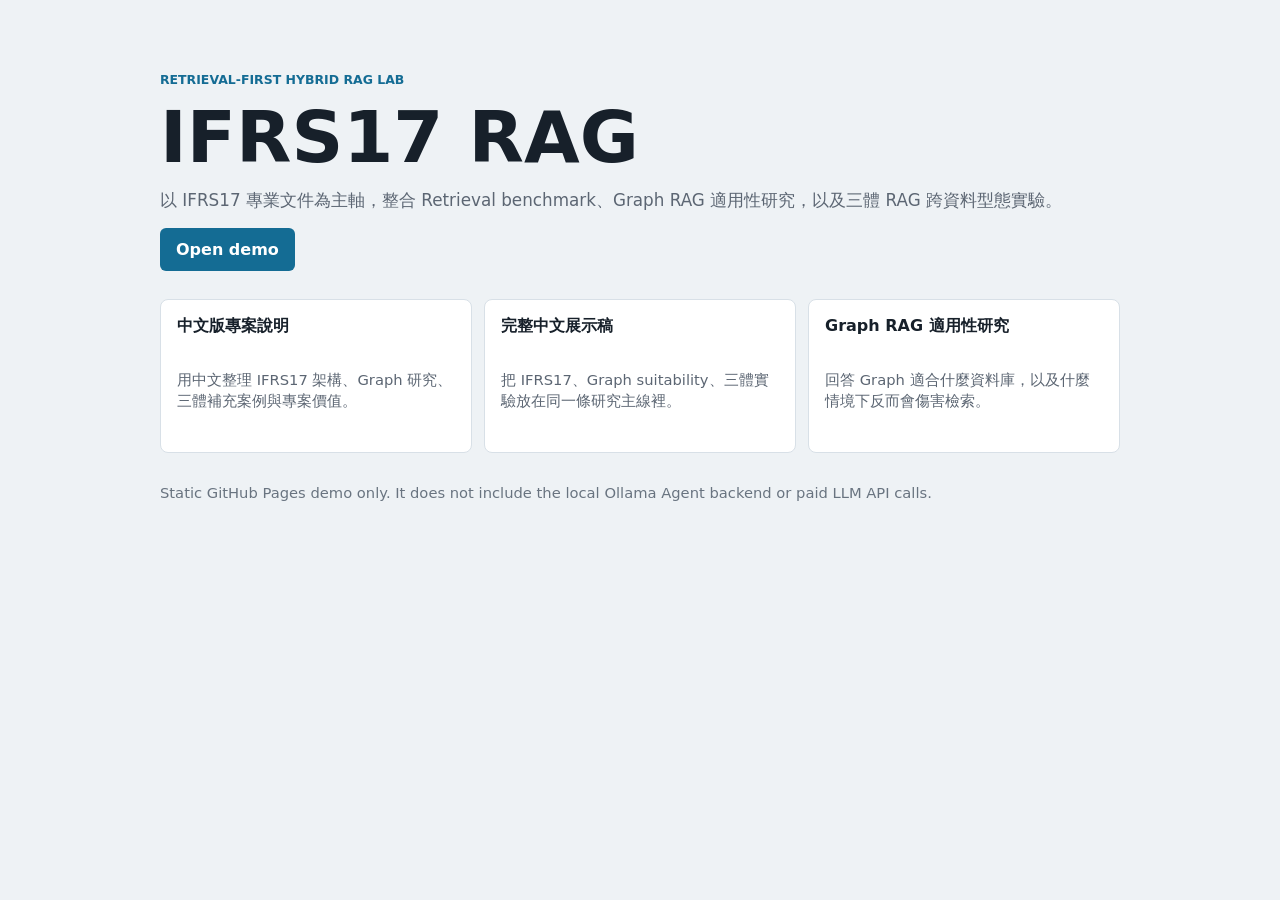
<file: docs/index.html>
<!doctype html>
<html lang="zh-Hant">
  <head>
    <meta charset="utf-8" />
    <meta name="viewport" content="width=device-width, initial-scale=1" />
    <title>IFRS17 RAG Project</title>
    <style>
      :root {
        color-scheme: light;
        font-family:
          Inter, ui-sans-serif, system-ui, -apple-system, BlinkMacSystemFont, "Segoe UI", sans-serif;
        color: #17202a;
        background: #eef2f5;
      }

      body {
        margin: 0;
      }

      main {
        display: grid;
        gap: 28px;
        width: min(960px, calc(100% - 32px));
        margin: 8vh auto;
      }

      h1 {
        margin: 0;
        font-size: clamp(2.2rem, 7vw, 4.5rem);
        line-height: 1;
      }

      p {
        margin: 0;
        color: #5c6673;
        font-size: 1.05rem;
        line-height: 1.6;
      }

      .eyebrow {
        color: #146c94;
        font-size: 0.78rem;
        font-weight: 900;
        letter-spacing: 0;
        text-transform: uppercase;
      }

      .hero {
        display: grid;
        gap: 14px;
      }

      .links {
        display: grid;
        grid-template-columns: repeat(3, minmax(0, 1fr));
        gap: 12px;
      }

      .link {
        display: grid;
        gap: 8px;
        min-height: 120px;
        border: 1px solid #d8e0e7;
        border-radius: 8px;
        padding: 16px;
        background: #fff;
        color: #17202a;
        text-decoration: none;
      }

      .link strong {
        font-size: 1rem;
      }

      .link span {
        color: #5c6673;
        font-size: 0.92rem;
        line-height: 1.45;
      }

      .primary {
        display: inline-flex;
        width: fit-content;
        border-radius: 6px;
        padding: 12px 16px;
        background: #146c94;
        color: #fff;
        font-weight: 800;
        text-decoration: none;
      }

      .note {
        color: #697480;
        font-size: 0.92rem;
      }

      @media (max-width: 760px) {
        main {
          margin: 36px auto;
        }

        .links {
          grid-template-columns: 1fr;
        }
      }
    </style>
  </head>
  <body>
    <main>
      <section class="hero">
        <div class="eyebrow">Retrieval-first Hybrid RAG Lab</div>
        <h1>IFRS17 RAG</h1>
        <p>
          以 IFRS17 專業文件為主軸，整合 Retrieval benchmark、Graph RAG
          適用性研究，以及三體 RAG 跨資料型態實驗。
        </p>
        <a class="primary" href="./ifrs17-demo/">Open demo</a>
      </section>

      <section class="links" aria-label="Project links">
        <a
          class="link"
          href="https://github.com/Ryan1998-0/IFRS17-RAG/blob/main/README.zh-TW.md"
        >
          <strong>中文版專案說明</strong>
          <span>用中文整理 IFRS17 架構、Graph 研究、三體補充案例與專案價值。</span>
        </a>
        <a class="link" href="./project_overview_zh.md">
          <strong>完整中文展示稿</strong>
          <span>把 IFRS17、Graph suitability、三體實驗放在同一條研究主線裡。</span>
        </a>
        <a class="link" href="./graph_rag_suitability_report.md">
          <strong>Graph RAG 適用性研究</strong>
          <span>回答 Graph 適合什麼資料庫，以及什麼情境下反而會傷害檢索。</span>
        </a>
      </section>

      <p class="note">
        Static GitHub Pages demo only. It does not include the local Ollama Agent backend or
        paid LLM API calls.
      </p>
    </main>
  </body>
</html>
</file>
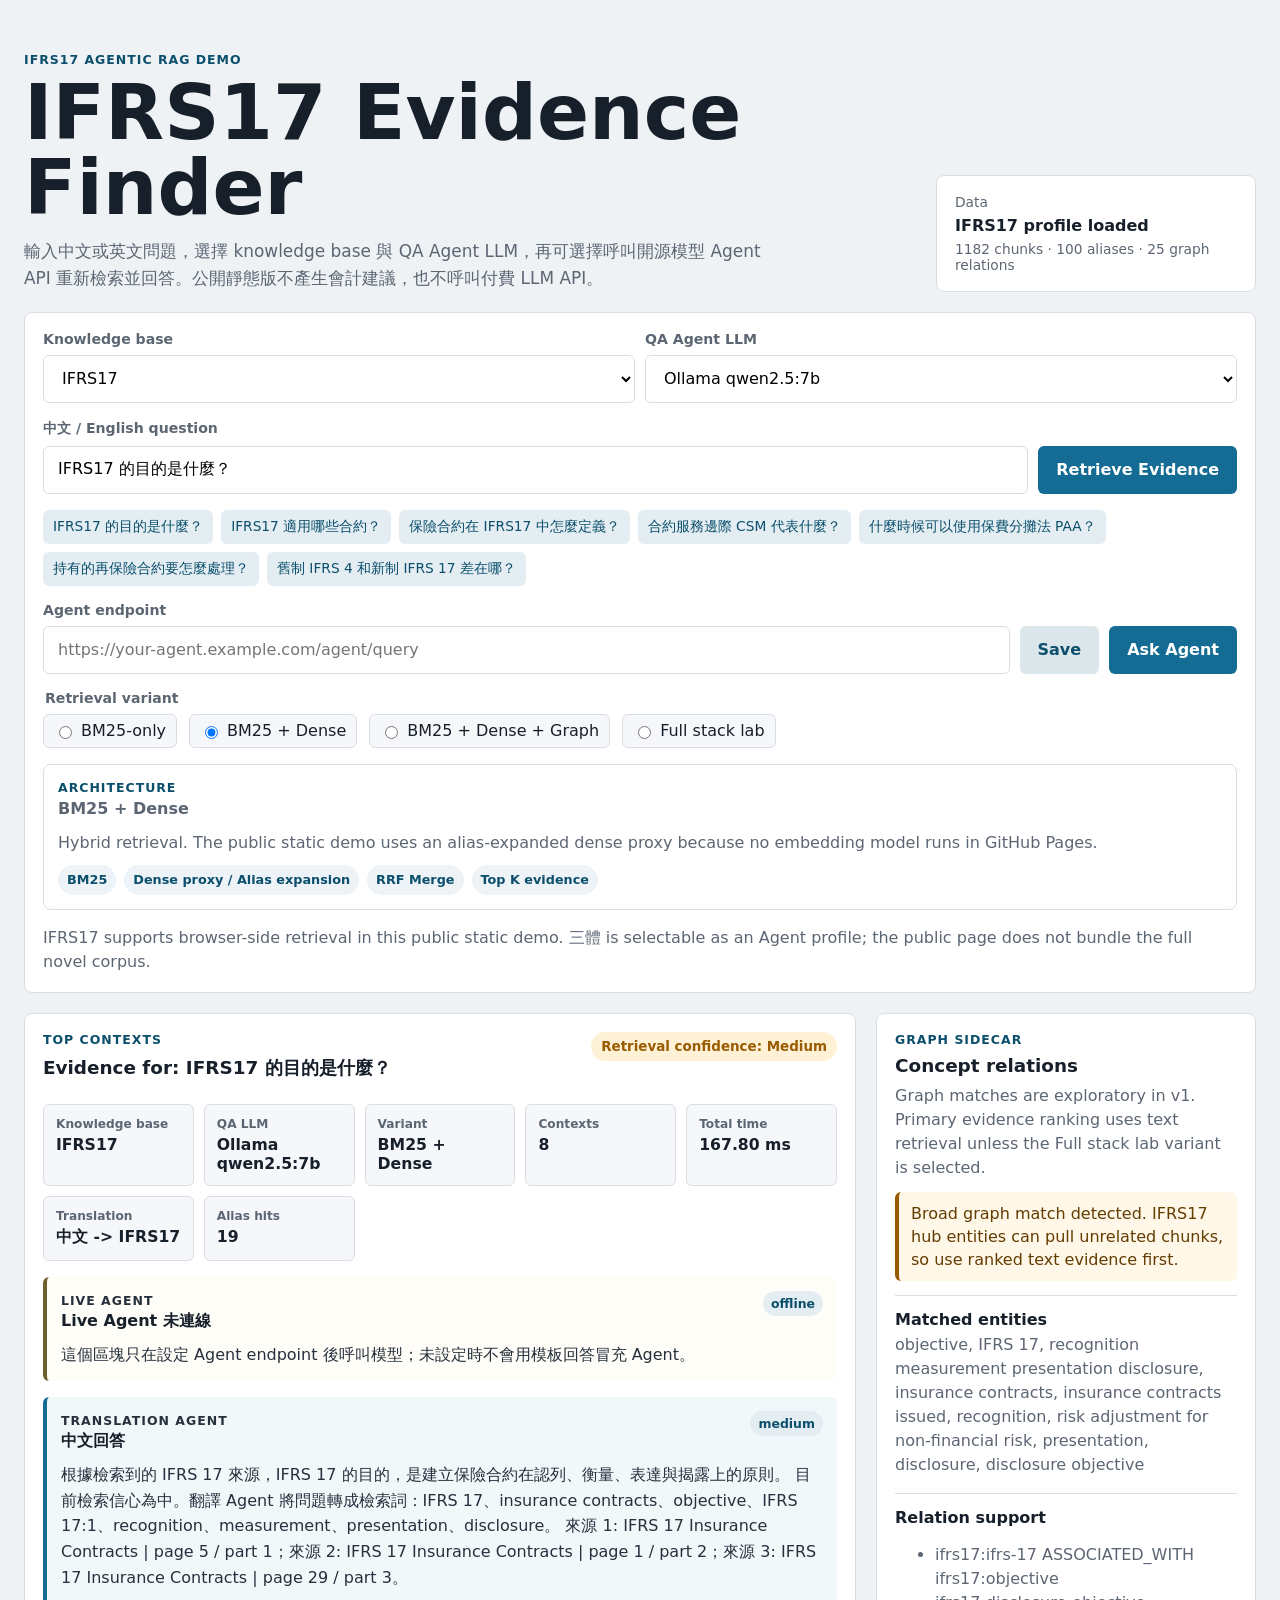
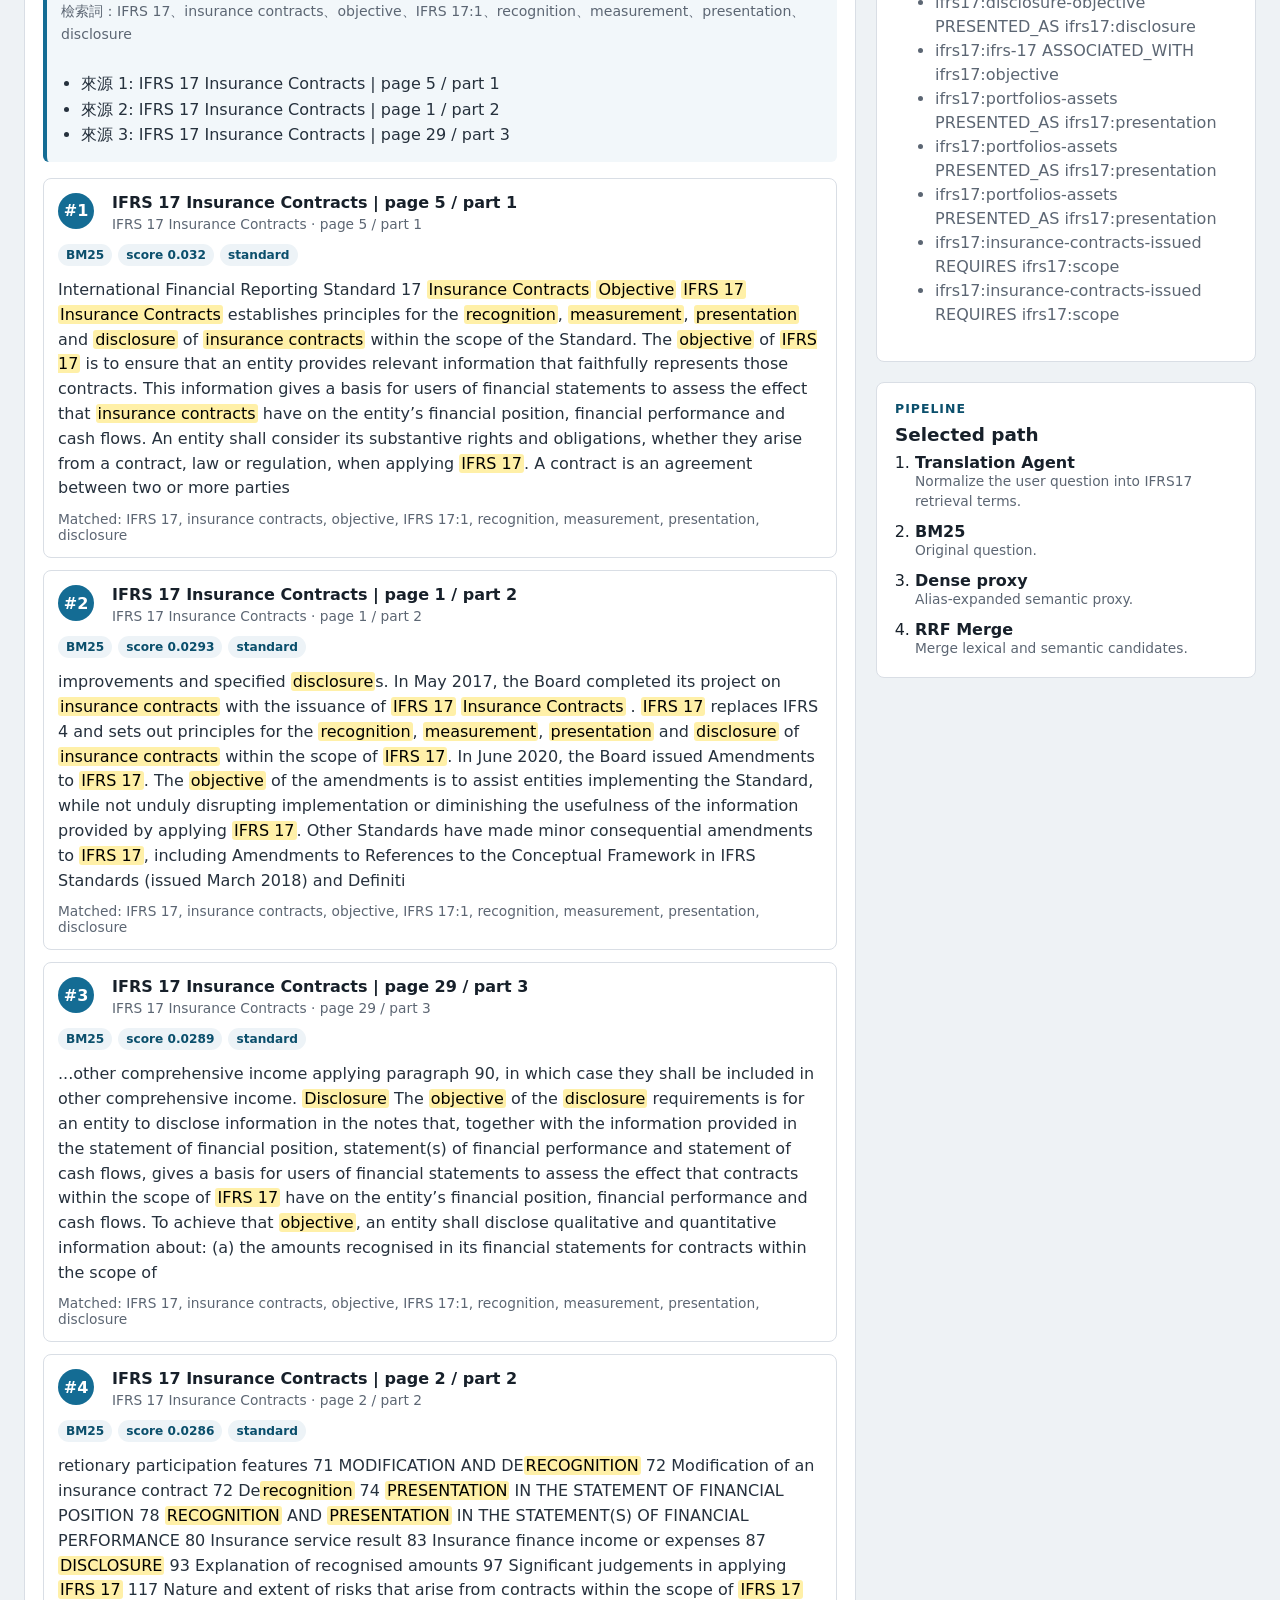
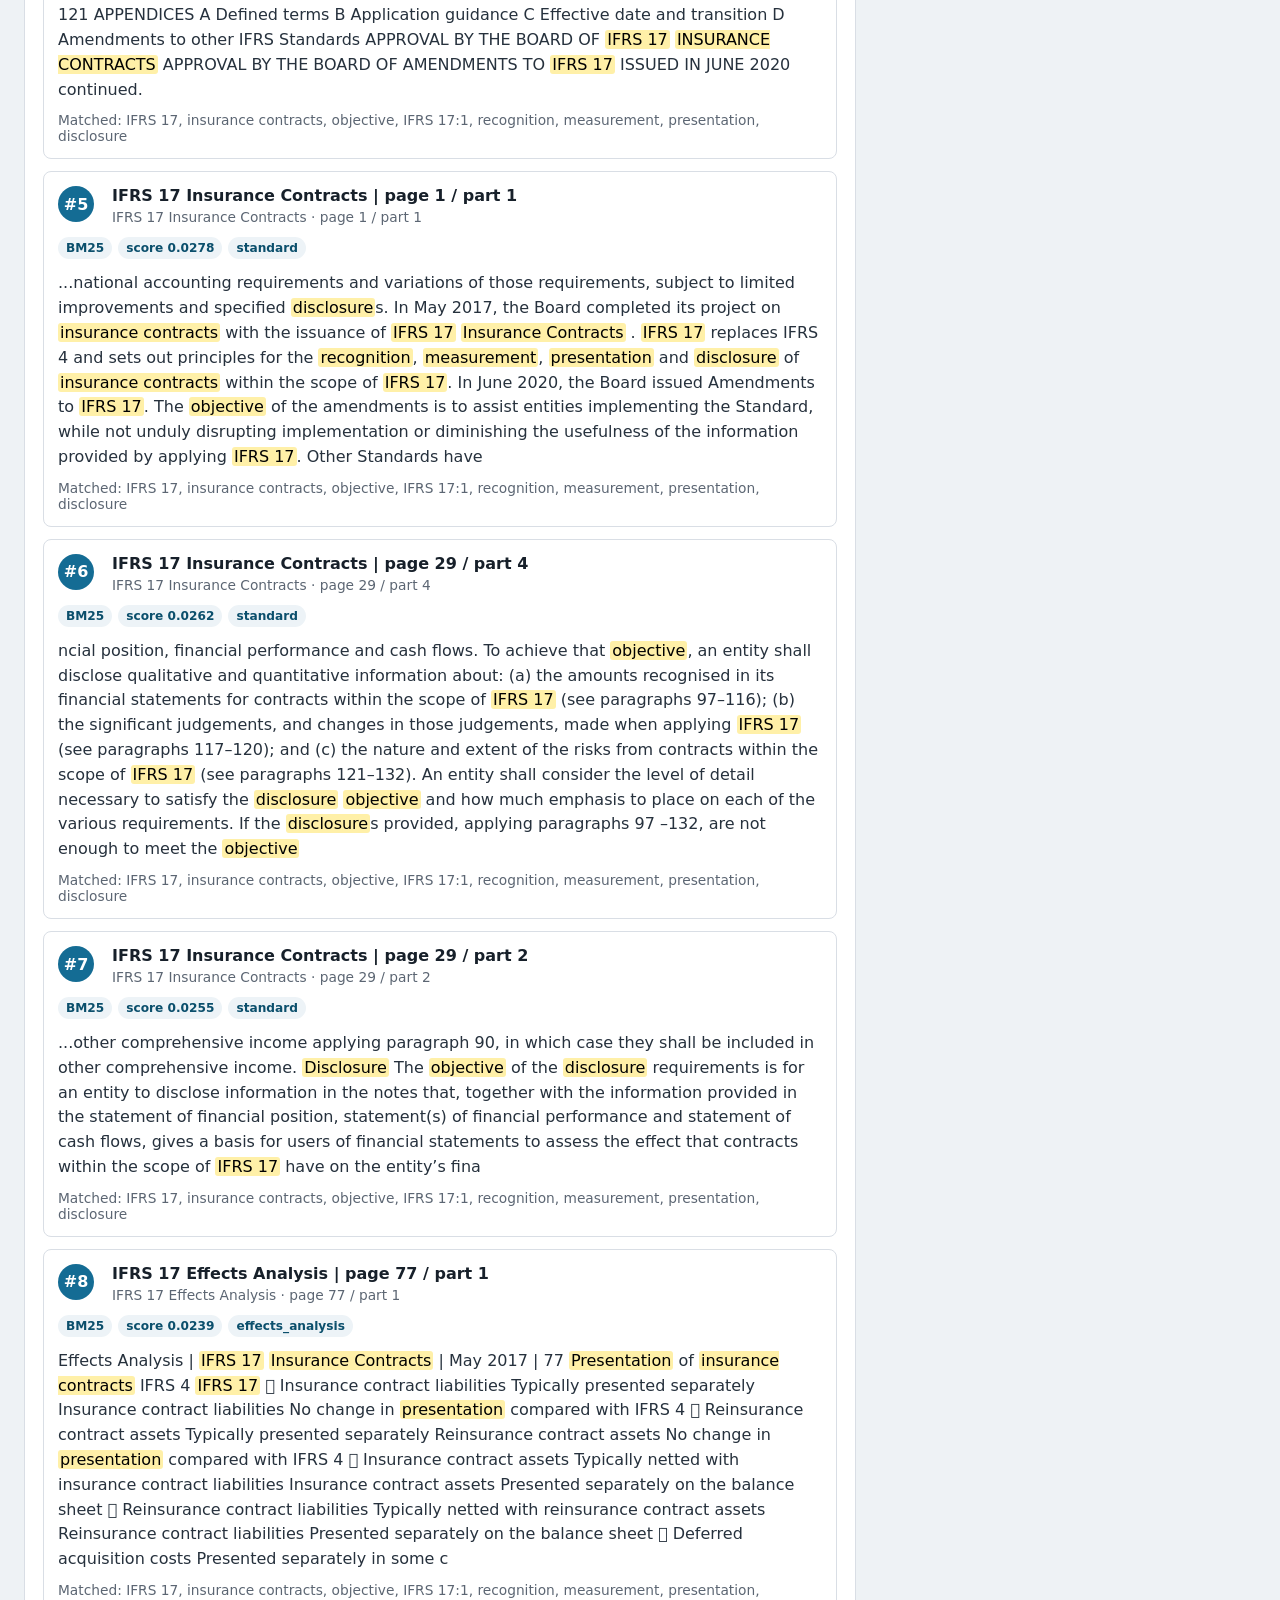
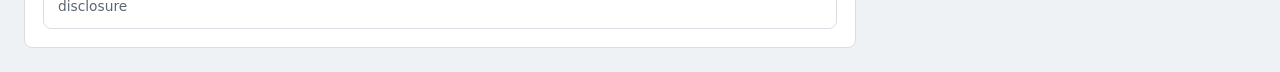
<file: docs/ifrs17-demo/index.html>
<!doctype html>
<html lang="zh-Hant">
  <head>
    <meta charset="utf-8" />
    <meta name="viewport" content="width=device-width, initial-scale=1" />
    <title>IFRS17 Agentic RAG Demo</title>
    <link rel="stylesheet" href="./assets/styles.css?v=kb-model-select-2" />
  </head>
  <body>
    <main class="shell">
      <section class="hero">
        <div>
          <p class="eyebrow">IFRS17 Agentic RAG demo</p>
          <h1>IFRS17 Evidence Finder</h1>
          <p class="lede">
            輸入中文或英文問題，選擇 knowledge base 與 QA Agent LLM，再可選擇呼叫開源模型
            Agent API 重新檢索並回答。公開靜態版不產生會計建議，也不呼叫付費 LLM API。
          </p>
        </div>
        <aside class="status-panel" aria-live="polite">
          <span class="status-label">Data</span>
          <strong id="dataStatus">Loading IFRS17 profile...</strong>
          <span id="dataMeta">Static GitHub Pages build</span>
        </aside>
      </section>

      <section class="search-panel" aria-label="IFRS17 evidence search">
        <div class="profile-controls" aria-label="Knowledge base and model controls">
          <div class="control-field">
            <label for="knowledgeBaseSelect">Knowledge base</label>
            <select id="knowledgeBaseSelect">
              <option value="ifrs17">IFRS17</option>
              <option value="three_body_trilogy">三體</option>
            </select>
          </div>
          <div class="control-field">
            <label for="qaModelSelect">QA Agent LLM</label>
            <select id="qaModelSelect">
              <option value="ollama:qwen2.5:7b">Ollama qwen2.5:7b</option>
              <option value="ollama:llama3.1:8b">Ollama llama3.1:8b</option>
              <option value="ollama:mistral:7b">Ollama mistral:7b</option>
              <option value="backend:default">Backend default</option>
            </select>
          </div>
        </div>

        <form id="searchForm" class="search-form">
          <label for="queryInput">中文 / English question</label>
          <div class="search-row">
            <input
              id="queryInput"
              name="query"
              type="search"
              autocomplete="off"
              placeholder="IFRS17 的目的是什麼？"
            />
            <button type="submit">Retrieve Evidence</button>
          </div>
        </form>

        <div class="chips" id="questionChips" aria-label="Suggested IFRS17 questions"></div>

        <div class="agent-controls" aria-label="Live Agent endpoint">
          <label for="agentEndpointInput">Agent endpoint</label>
          <div class="agent-row">
            <input
              id="agentEndpointInput"
              type="url"
              autocomplete="off"
              placeholder="https://your-agent.example.com/agent/query"
            />
            <button type="button" id="saveAgentEndpoint">Save</button>
            <button type="button" id="askAgentButton">Ask Agent</button>
          </div>
        </div>

        <fieldset class="variant-group">
          <legend>Retrieval variant</legend>
          <label><input type="radio" name="variant" value="bm25" /> BM25-only</label>
          <label><input type="radio" name="variant" value="bm25_dense" checked /> BM25 + Dense</label>
          <label><input type="radio" name="variant" value="bm25_dense_graph" /> BM25 + Dense + Graph</label>
          <label><input type="radio" name="variant" value="full" /> Full stack lab</label>
        </fieldset>
        <div class="variant-details" id="variantDetails"></div>

        <p class="note">
          IFRS17 supports browser-side retrieval in this public static demo. 三體 is selectable as
          an Agent profile; the public page does not bundle the full novel corpus.
        </p>
      </section>

      <section class="dashboard">
        <section class="results-column" aria-live="polite">
          <div class="section-title">
            <div>
              <p class="eyebrow">Top contexts</p>
              <h2 id="resultTitle">Run a search to inspect IFRS17 evidence</h2>
            </div>
            <div class="confidence" id="confidenceBadge">Idle</div>
          </div>
          <div class="metrics" id="metrics"></div>
          <div class="agent-answer-panel" id="agentAnswerPanel"></div>
          <div class="answer-panel" id="answerPanel"></div>
          <div class="comparison-panel" id="comparisonPanel" hidden></div>
          <div class="results" id="results"></div>
        </section>

        <aside class="side-column">
          <section class="panel">
            <p class="eyebrow">Graph sidecar</p>
            <h2>Concept relations</h2>
            <p class="panel-copy">
              Graph matches are exploratory in v1. Primary evidence ranking uses text retrieval
              unless the Full stack lab variant is selected.
            </p>
            <div id="graphPanel"></div>
          </section>

          <section class="panel">
            <p class="eyebrow">Pipeline</p>
            <h2>Selected path</h2>
            <ol class="pipeline" id="pipeline"></ol>
          </section>
        </aside>
      </section>
    </main>

    <script type="module" src="./assets/app.js?v=kb-model-select-2"></script>
  </body>
</html>
</file>
<file: docs/ifrs17-demo/assets/styles.css>
:root {
  color-scheme: light;
  font-family:
    Inter, ui-sans-serif, system-ui, -apple-system, BlinkMacSystemFont, "Segoe UI", sans-serif;
  --ink: #17202a;
  --muted: #5c6673;
  --line: #d9dee5;
  --panel: #ffffff;
  --soft: #f5f7fa;
  --accent: #146c94;
  --accent-dark: #0b4f6c;
  --good: #1c7c54;
  --warn: #9a5b00;
}

* {
  box-sizing: border-box;
}

body {
  margin: 0;
  background: #eef2f5;
  color: var(--ink);
}

button,
input,
select {
  font: inherit;
}

.shell {
  width: min(1440px, 100%);
  margin: 0 auto;
  padding: 24px;
}

.hero {
  display: grid;
  grid-template-columns: minmax(0, 1fr) 320px;
  gap: 24px;
  align-items: end;
  padding: 28px 0 20px;
}

.eyebrow {
  margin: 0 0 8px;
  color: var(--accent-dark);
  font-size: 0.78rem;
  font-weight: 800;
  letter-spacing: 0.08em;
  text-transform: uppercase;
}

h1,
h2,
h3,
p {
  margin-top: 0;
}

h1 {
  margin-bottom: 12px;
  font-size: clamp(2.2rem, 6vw, 4.8rem);
  line-height: 0.98;
  letter-spacing: 0;
}

h2 {
  margin-bottom: 8px;
  font-size: 1.15rem;
}

h3 {
  margin-bottom: 4px;
  font-size: 1rem;
}

.lede {
  max-width: 760px;
  margin-bottom: 0;
  color: var(--muted);
  font-size: 1.06rem;
  line-height: 1.6;
}

.status-panel,
.search-panel,
.panel,
.results-column {
  border: 1px solid var(--line);
  border-radius: 8px;
  background: var(--panel);
}

.status-panel {
  display: grid;
  gap: 6px;
  padding: 18px;
}

.status-label,
.status-panel span:last-child {
  color: var(--muted);
  font-size: 0.86rem;
}

.search-panel {
  display: grid;
  gap: 16px;
  padding: 18px;
}

.search-form label,
.agent-controls label,
.control-field label,
.variant-group legend {
  display: block;
  margin-bottom: 8px;
  color: var(--muted);
  font-size: 0.88rem;
  font-weight: 700;
}

.search-row,
.agent-row,
.profile-controls {
  display: grid;
  gap: 10px;
}

.profile-controls {
  grid-template-columns: repeat(2, minmax(0, 1fr));
}

.search-row {
  grid-template-columns: minmax(0, 1fr) auto;
}

.agent-row {
  grid-template-columns: minmax(0, 1fr) auto auto;
}

.search-row input,
.agent-row input,
.control-field select {
  width: 100%;
  min-height: 48px;
  border: 1px solid var(--line);
  border-radius: 6px;
  padding: 0 14px;
  background: #fff;
}

.search-row button,
.agent-row button,
.chips button {
  border: 0;
  border-radius: 6px;
  cursor: pointer;
}

.search-row button,
.agent-row button {
  min-height: 48px;
  padding: 0 18px;
  background: var(--accent);
  color: #fff;
  font-weight: 800;
}

.agent-row button:first-of-type {
  background: #dce7ec;
  color: var(--accent-dark);
}

.agent-row button:disabled {
  cursor: wait;
  opacity: 0.62;
}

.chips {
  display: flex;
  flex-wrap: wrap;
  gap: 8px;
}

.chips button {
  padding: 8px 10px;
  background: #e3edf2;
  color: var(--accent-dark);
  font-size: 0.86rem;
}

.variant-group {
  display: flex;
  flex-wrap: wrap;
  gap: 12px;
  border: 0;
  margin: 0;
  padding: 0;
}

.variant-group label {
  display: inline-flex;
  align-items: center;
  gap: 6px;
  min-height: 34px;
  padding: 0 10px;
  border: 1px solid var(--line);
  border-radius: 6px;
  background: var(--soft);
}

.variant-details,
.note,
.panel-copy {
  margin-bottom: 0;
  color: var(--muted);
  line-height: 1.5;
}

.variant-details {
  display: grid;
  gap: 10px;
  border: 1px solid var(--line);
  border-radius: 8px;
  padding: 14px;
  background: #fff;
}

.variant-details h3,
.variant-details p {
  margin-bottom: 0;
}

.architecture-steps {
  display: flex;
  flex-wrap: wrap;
  gap: 8px;
}

.architecture-steps span {
  border-radius: 999px;
  padding: 5px 9px;
  background: #edf3f7;
  color: var(--accent-dark);
  font-size: 0.8rem;
  font-weight: 800;
}

.dashboard {
  display: grid;
  grid-template-columns: minmax(0, 1fr) 380px;
  gap: 20px;
  margin-top: 20px;
}

.results-column,
.panel {
  padding: 18px;
}

.side-column {
  display: grid;
  align-content: start;
  gap: 20px;
}

.section-title {
  display: flex;
  justify-content: space-between;
  gap: 16px;
  align-items: start;
  margin-bottom: 16px;
}

.confidence {
  flex: 0 0 auto;
  border-radius: 999px;
  padding: 7px 10px;
  background: #e8edf1;
  color: var(--muted);
  font-size: 0.84rem;
  font-weight: 800;
}

.confidence-high {
  background: #dcf1e7;
  color: var(--good);
}

.confidence-medium {
  background: #fff1d6;
  color: var(--warn);
}

.confidence-low {
  background: #fde4e4;
  color: #9b1c1c;
}

.metrics {
  display: grid;
  grid-template-columns: repeat(auto-fit, minmax(132px, 1fr));
  gap: 10px;
  margin-bottom: 16px;
}

.metric {
  padding: 12px;
  border: 1px solid var(--line);
  border-radius: 6px;
  background: var(--soft);
}

.metric span {
  display: block;
  color: var(--muted);
  font-size: 0.76rem;
  font-weight: 700;
}

.metric strong {
  display: block;
  margin-top: 4px;
  font-size: 0.98rem;
}

.results {
  display: grid;
  gap: 12px;
}

.answer-panel,
.agent-answer-panel {
  display: grid;
  gap: 10px;
  margin-bottom: 16px;
  border-left: 4px solid var(--accent);
  border-radius: 6px;
  padding: 14px;
  background: #f2f7fa;
}

.agent-answer-panel {
  border-left-color: #6f5f2f;
  background: #fffdf7;
}

.agent-success {
  border-left-color: var(--good);
  background: #f5fbf8;
}

.agent-error {
  border-left-color: #9b1c1c;
  background: #fff7f7;
}

.agent-pending {
  border-left-color: var(--warn);
}

.answer-head {
  display: flex;
  justify-content: space-between;
  gap: 12px;
  align-items: start;
}

.answer-head h3,
.answer-panel p,
.answer-panel ul,
.agent-answer-panel p,
.agent-answer-panel ul {
  margin-bottom: 0;
}

.answer-head span {
  flex: 0 0 auto;
  border-radius: 999px;
  padding: 5px 8px;
  background: #e3edf2;
  color: var(--accent-dark);
  font-size: 0.78rem;
  font-weight: 800;
}

.answer-panel p,
.answer-panel li,
.agent-answer-panel p,
.agent-answer-panel li {
  color: #26313d;
  line-height: 1.6;
}

.answer-panel ul,
.agent-answer-panel ul {
  padding-left: 20px;
}

.answer-terms {
  color: var(--muted) !important;
  font-size: 0.88rem;
}

.comparison-panel {
  display: grid;
  gap: 12px;
  margin-bottom: 16px;
  border: 1px solid var(--line);
  border-radius: 8px;
  padding: 14px;
  background: #fff;
}

.comparison-panel[hidden] {
  display: none;
}

.comparison-head {
  display: flex;
  justify-content: space-between;
  gap: 12px;
  align-items: start;
}

.comparison-head h3,
.comparison-summary {
  margin-bottom: 0;
}

.comparison-head span {
  flex: 0 0 auto;
  border-radius: 999px;
  padding: 5px 8px;
  background: #edf3f7;
  color: var(--accent-dark);
  font-size: 0.78rem;
  font-weight: 800;
}

.comparison-summary {
  color: #26313d;
  line-height: 1.55;
}

.comparison-table-wrap {
  overflow-x: auto;
  border: 1px solid var(--line);
  border-radius: 6px;
}

.comparison-table {
  width: 100%;
  min-width: 920px;
  border-collapse: collapse;
  background: #fff;
}

.comparison-table th,
.comparison-table td {
  border-bottom: 1px solid var(--line);
  padding: 10px;
  text-align: left;
  vertical-align: top;
  font-size: 0.86rem;
  line-height: 1.5;
}

.comparison-table thead th {
  background: #edf3f7;
  color: var(--accent-dark);
  font-weight: 900;
}

.comparison-table tbody th {
  width: 120px;
  color: var(--ink);
}

.comparison-table tbody tr:last-child th,
.comparison-table tbody tr:last-child td {
  border-bottom: 0;
}

.result-card {
  border: 1px solid var(--line);
  border-radius: 8px;
  padding: 14px;
  background: #fff;
}

.result-card header {
  display: grid;
  grid-template-columns: 42px minmax(0, 1fr);
  gap: 12px;
  align-items: start;
}

.rank {
  display: inline-grid;
  place-items: center;
  width: 36px;
  height: 36px;
  border-radius: 50%;
  background: var(--accent);
  color: #fff;
  font-weight: 900;
}

.result-card header p,
.terms {
  margin-bottom: 0;
  color: var(--muted);
  font-size: 0.86rem;
}

.tags {
  display: flex;
  flex-wrap: wrap;
  gap: 6px;
  margin: 12px 0;
}

.tags span {
  border-radius: 999px;
  padding: 4px 8px;
  background: #edf3f7;
  color: var(--accent-dark);
  font-size: 0.76rem;
  font-weight: 700;
}

.excerpt {
  margin-bottom: 10px;
  color: #26313d;
  line-height: 1.55;
}

mark {
  border-radius: 3px;
  padding: 0 2px;
  background: #fff0a8;
}

.warning {
  margin: 12px 0;
  border-left: 4px solid var(--warn);
  border-radius: 6px;
  padding: 10px 12px;
  background: #fff7e8;
  color: #633c00;
  line-height: 1.45;
}

.graph-block {
  border-top: 1px solid var(--line);
  margin-top: 14px;
  padding-top: 14px;
}

.graph-block p,
.graph-block li {
  color: var(--muted);
  line-height: 1.5;
}

.pipeline {
  display: grid;
  gap: 10px;
  margin: 0;
  padding-left: 20px;
}

.pipeline li span {
  display: block;
  color: var(--muted);
  font-size: 0.86rem;
  line-height: 1.45;
}

.empty {
  border: 1px dashed var(--line);
  border-radius: 8px;
  padding: 22px;
  color: var(--muted);
  text-align: center;
}

@media (max-width: 940px) {
  .hero,
  .dashboard {
    grid-template-columns: 1fr;
  }

  .metrics {
    grid-template-columns: repeat(2, minmax(0, 1fr));
  }
}

@media (max-width: 640px) {
  .shell {
    padding: 14px;
  }

  .search-row,
  .agent-row,
  .profile-controls {
    grid-template-columns: 1fr;
  }

  .section-title {
    display: grid;
  }

  .metrics {
    grid-template-columns: 1fr;
  }
}
</file>
